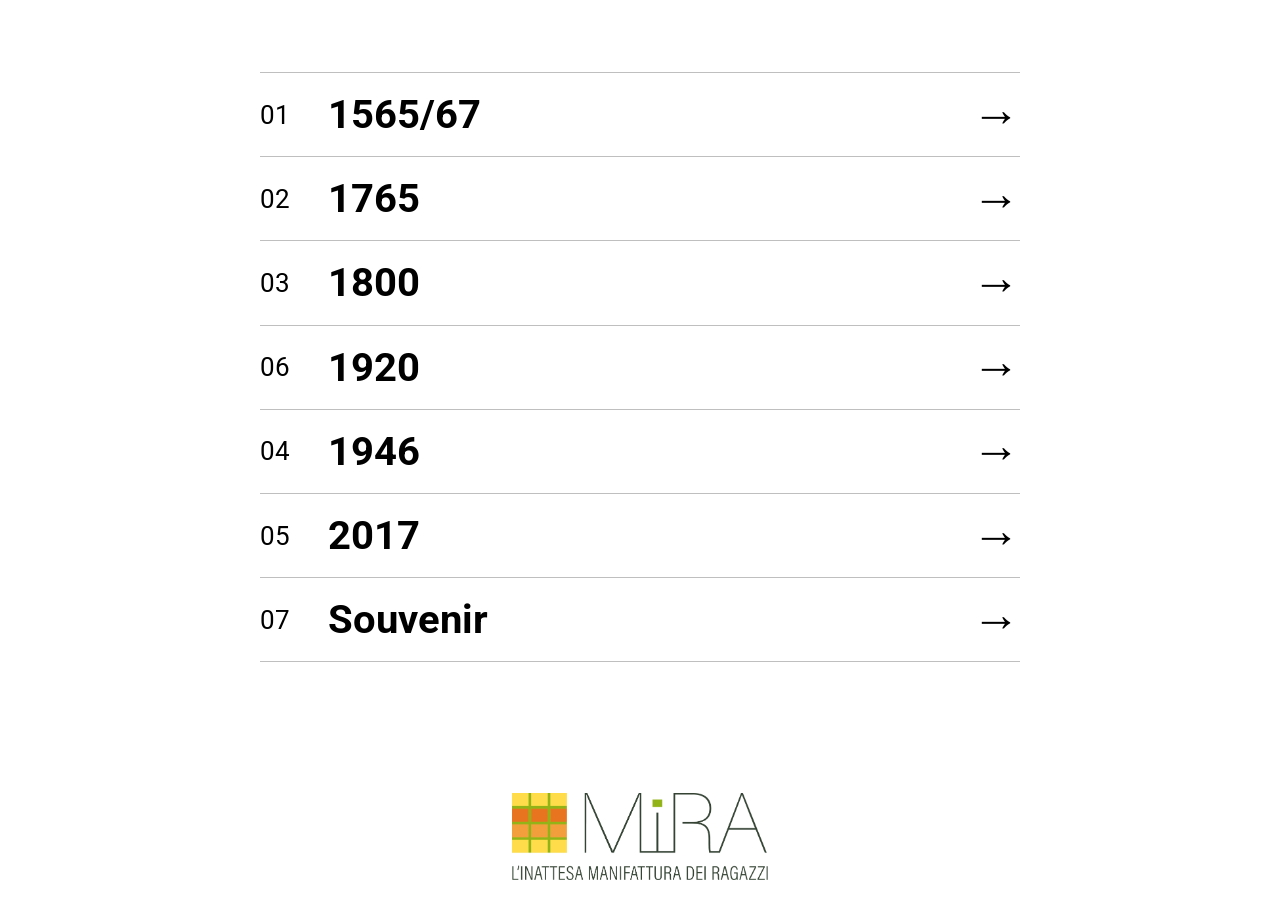
<file: index.html>
<!DOCTYPE html>
<html lang="it">

<head>
    <meta charset="UTF-8">
    <meta name="viewport" content="width=device-width, initial-scale=1.0">
    <title>Mira: cronologia</title>
    <link rel="preconnect" href="https://fonts.googleapis.com">
    <link rel="preconnect" href="https://fonts.gstatic.com" crossorigin>
    <link href="https://fonts.googleapis.com/css2?family=Manrope:wght@200..800&family=Montserrat:ital,wght@0,100..900;1,100..900&family=Roboto:ital,wght@0,100..900;1,100..900&display=swap"
        rel="stylesheet">
    <link rel="stylesheet" href="style.css">
    <style>
        body {
            font-family: Roboto;
            width: 100%;
            margin: 0;
            min-height: 100vh;
            display: flex;
            flex-direction: column;
            color: black;
        }

        .orange1 {
            background-color: #F29F3D;
        }

        .green {
            background-color: #92B418;
        }

        main {
            flex: 1;
        }

        #pattern {
            padding: 0;
            margin: 0;
            border: 0;
        }

        footer {
            background: white;
            flex-shrink: 0;
        }

        #logoFooter {
            padding: 0;
            margin: 0 auto;
            border: 0;
            display: block;
            padding: 20px;
        }

        .hero {
            width: auto;
            margin: 0 auto;
            padding: 10% 10%;
            text-align: center;
            color: white;
        }

        .black {
            color: black;
        }

        .hero h1 {
            font-size: 60px;
        }

        .hero p {
            font-size: 18px;
        }

        .image-container {
            width: 100%;
        }

        .image-container img {
            display: block;
            width: 100%;
            max-width: 800px;
            height: auto;
            margin: 0 auto;
        }

        .didas-section {
            height: 55px;
            padding: 0 20%;
        }

        .didas-section p {
            color: white;
            text-align: center;
            font-size: 11px;
            line-height: 12px;
            font-weight: 400;
        }

        .arrow {
            font-size: 1.2em;
            line-height: 1;
            font-weight: 400;
        }

        .timeline {
            width: min(90%, 760px);
            margin: 0 auto;
            padding: 8vh 0;
        }

        .timeline-link {
            display: grid;
            grid-template-columns: 3rem 1fr auto;
            align-items: center;
            gap: 1.25rem;
            padding: 1.1rem 0;
            color: black;
            text-decoration: none;
            border-bottom: 1px solid rgba(0, 0, 0, 0.25);
            font-size: clamp(1.4rem, 4vw, 2.5rem);
        }

        .timeline-link:first-child {
            border-top: 1px solid rgba(0, 0, 0, 0.25);
        }

        .timeline-link:hover,
        .timeline-link:focus-visible {
            color: #92B418;
        }

        .timeline-year {
            font-size: 0.65em;
            font-weight: 400;
        }

        @media (max-width: 480px) {
            .timeline {
                width: 84%;
                padding: 5vh 0;
            }

            .timeline-link {
                grid-template-columns: 2.2rem 1fr auto;
                gap: 0.75rem;
                font-size: 1.35rem;
            }
        }
    </style>
</head>

<body>
    <!-- Contenuto principale della pagina -->
    <main>
        

        <section class="timeline" aria-label="Sette tappe della cronologia">
            <a class="timeline-link" href="1565.html"><span class="timeline-year">01</span><span><strong>1565/67</strong></span><span class="arrow" aria-hidden="true">&rarr;</span></a>
            <a class="timeline-link" href="1765.html"><span class="timeline-year">02</span><span><strong>1765</strong></span><span class="arrow" aria-hidden="true">&rarr;</span></a>
            <a class="timeline-link" href="1800.html"><span class="timeline-year">03</span><span><strong>1800</strong></span><span class="arrow" aria-hidden="true">&rarr;</span></a>
            <a class="timeline-link" href="1920.html"><span class="timeline-year">06</span><span><strong>1920</strong></span><span class="arrow" aria-hidden="true">&rarr;</span></a>
            <a class="timeline-link" href="1946.html"><span class="timeline-year">04</span><span><strong>1946</strong></span><span class="arrow" aria-hidden="true">&rarr;</span></a>
            <a class="timeline-link" href="2017.html"><span class="timeline-year">05</span><span><strong>2017</strong></span><span class="arrow" aria-hidden="true">&rarr;</span></a>
            <a class="timeline-link" href="mira_animation.html"><span class="timeline-year">07</span><span><strong>Souvenir</strong></span><span class="arrow" aria-hidden="true">&rarr;</span></a>
        </section>

    </main>

    <!-- Piè di pagina con il logo del progetto -->
    <footer>

        <img id="logoFooter" width="20%" height="20%" src="img/LOGOMIRA.png">

    </footer>
</body>

</html>
</file>
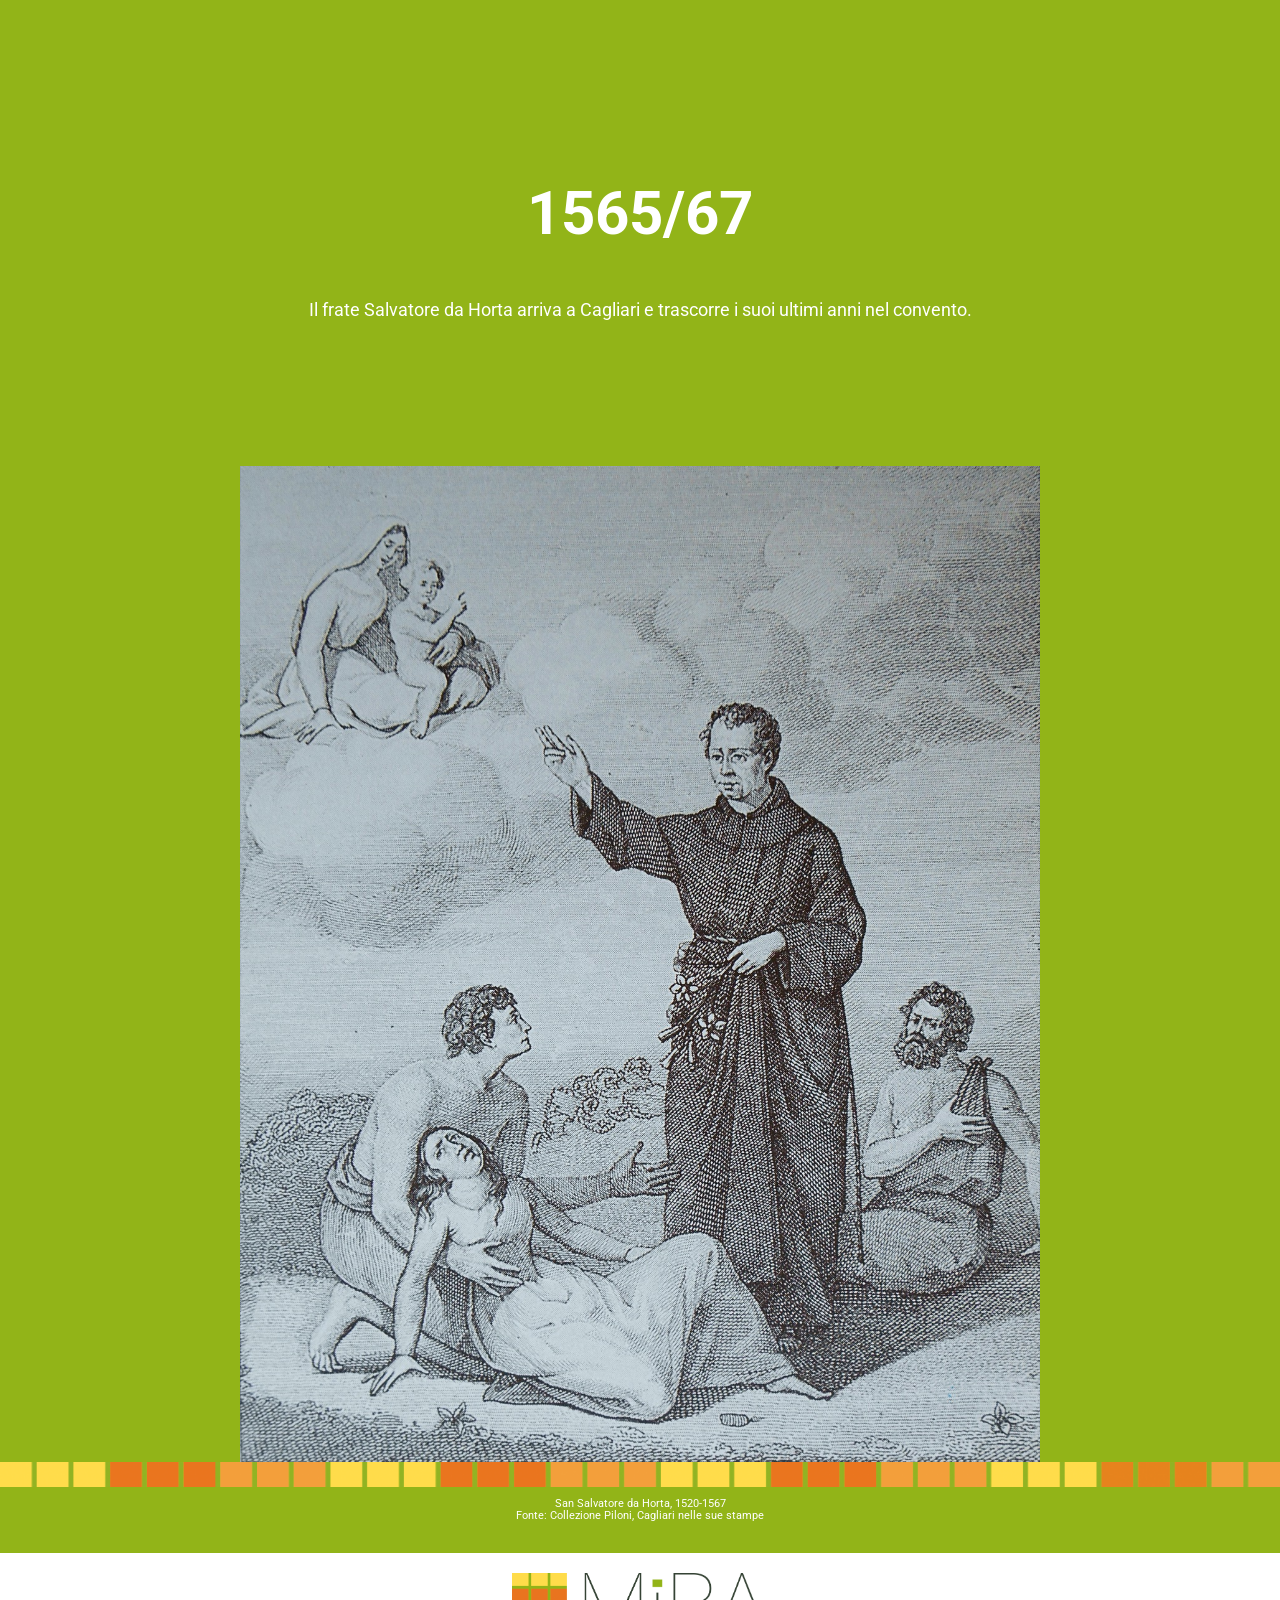
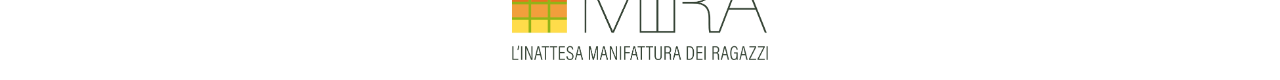
<file: 1565.html>
<!DOCTYPE html>
<html lang="it">

<head>
    <meta charset="UTF-8">
    <meta name="viewport" content="width=device-width, initial-scale=1.0">
    <title>Mira: 1565/67</title>
    <link rel="preconnect" href="https://fonts.googleapis.com">
    <link rel="preconnect" href="https://fonts.gstatic.com" crossorigin>
    <link href="https://fonts.googleapis.com/css2?family=Manrope:wght@200..800&family=Montserrat:ital,wght@0,100..900;1,100..900&family=Roboto:ital,wght@0,100..900;1,100..900&display=swap"
        rel="stylesheet">
    <link rel="stylesheet" href="style.css">
</head>

<bod class="green">
    <!-- Contenuto principale della pagina -->
    <main>
        <!-- Titolo e descrizione dell'evento storico -->
        <section class="hero">
            <h1>1565/67</h1>
            <p>
                Il frate Salvatore da Horta arriva a Cagliari
                e trascorre i suoi ultimi anni nel convento.
            </p>
        </section>

        <!-- Immagine principale dell'evento; l'altezza viene calcolata dal CSS -->
        <div class="image-container">
            <img src="img/1565_67.jpg" alt="Fotografia storica" loading="lazy" decoding="async">
        </div>

        <!-- Elemento decorativo con motivo grafico -->
        <img id="pattern" width="100%" height="100%" src="img/pattern.png">

        <!-- Didascalia e fonte dell'immagine -->
        <section class="didas-section">
            <p>
                San Salvatore da Horta, 1520-1567
                <br>
                Fonte: Collezione Piloni, Cagliari nelle sue stampe
            </p>
        </section>
    </main>

    <!-- Piè di pagina con il logo del progetto -->
    <footer>

        <img id="logoFooter" width="20%" height="20%" src="img/LOGOMIRA.png">

    </footer>
</body>

</html>
</file>
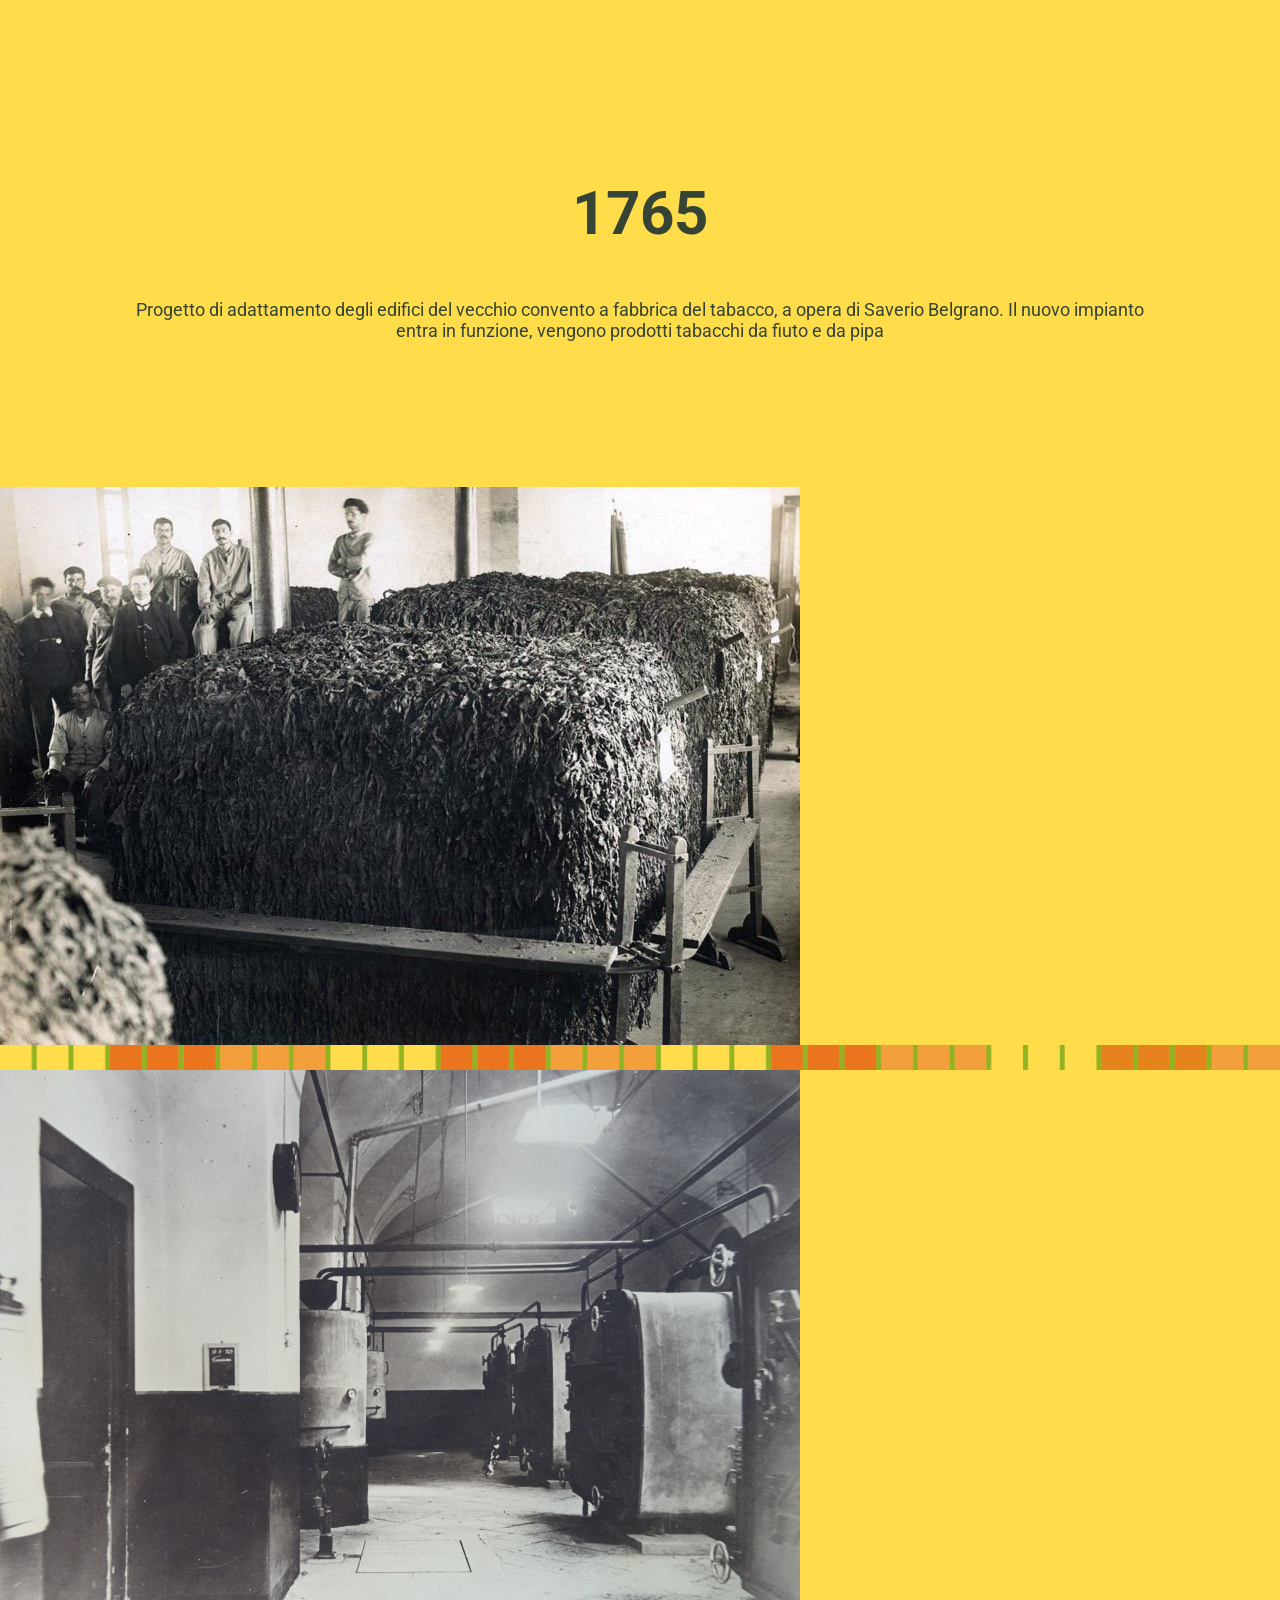
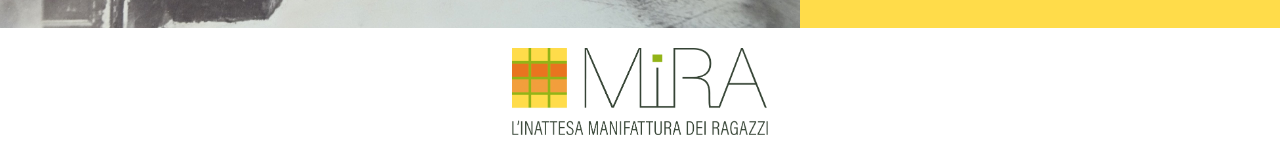
<file: 1765.html>
<!DOCTYPE html>
<html lang="it">

<head>
    <meta charset="UTF-8">
    <meta name="viewport" content="width=device-width, initial-scale=1.0">
    <title>Mira: 1765</title>
    <link rel="preconnect" href="https://fonts.googleapis.com">
    <link rel="preconnect" href="https://fonts.gstatic.com" crossorigin>
    <link
        href="https://fonts.googleapis.com/css2?family=Manrope:wght@200..800&family=Montserrat:ital,wght@0,100..900;1,100..900&family=Roboto:ital,wght@0,100..900;1,100..900&display=swap"
        rel="stylesheet">
    <link rel="stylesheet" href="style.css">
</head>
<body class="yellow">
    <!-- Contenuto principale della pagina -->
    <main>
        <!-- Titolo e descrizione dell'evento storico -->
        <section class="hero black"
        >
            <h1>1765</h1>
            <p>
                Progetto di adattamento degli 
             edifici del vecchio convento a 
             fabbrica del tabacco, a
             opera di Saverio Belgrano. Il nuovo 
             impianto entra in funzione, vengono 
             prodotti tabacchi da fiuto e da pipa
            </p>
        </section>
        <div class="image-container equal-height-1765">
            <img src="img/1765-1.jpg" alt="Fotografia storica" loading="lazy" decoding="async">
        </div>

        <!-- Elemento decorativo con motivo grafico -->
        <img id="pattern" width="100%" height="100%" src="img/pattern.png">


        <div class="image-container equal-height-1765">
            <img src="img/1765-2.jpg" alt="Fotografia storica" loading="lazy" decoding="async">
        </div>

    </main>

 <!-- Piè di pagina con il logo del progetto -->
    <footer>

        <img id="logoFooter" width="20%" height="20%" src="img/LOGOMIRA.png">

    </footer>
</body>

</html>
</file>
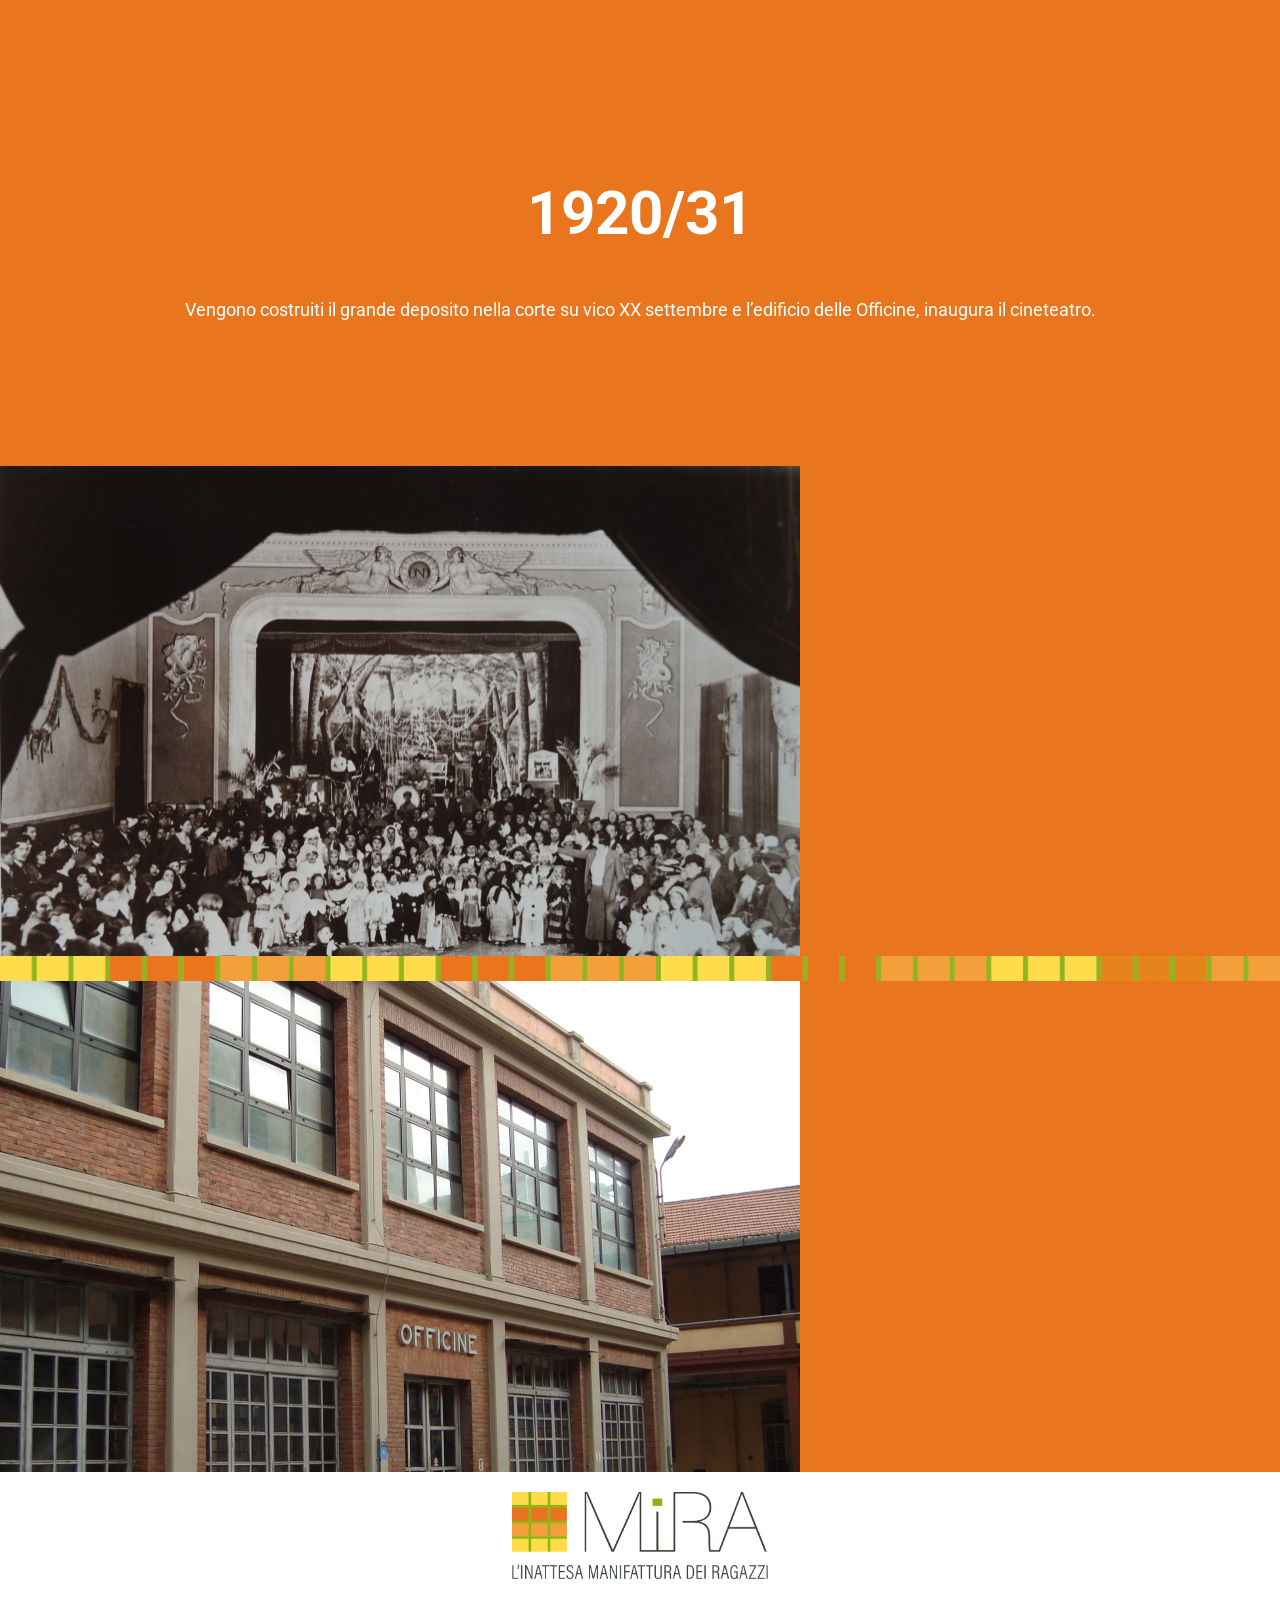
<file: 1920.html>
<!DOCTYPE html>
<html lang="it">

<head>
    <meta charset="UTF-8">
    <meta name="viewport" content="width=device-width, initial-scale=1.0">
    <title>Mira: 1920</title>
    <link rel="preconnect" href="https://fonts.googleapis.com">
    <link rel="preconnect" href="https://fonts.gstatic.com" crossorigin>
    <link
        href="https://fonts.googleapis.com/css2?family=Manrope:wght@200..800&family=Montserrat:ital,wght@0,100..900;1,100..900&family=Roboto:ital,wght@0,100..900;1,100..900&display=swap"
        rel="stylesheet">
    <link rel="stylesheet" href="style.css">
</head>

<body class="orange1">
    <!-- Contenuto principale della pagina -->
    <main>
        <!-- Titolo e descrizione dell'evento storico -->
        <section class="hero">
            <h1>1920/31 </h1>
            <p>
                Vengono costruiti il grande deposito nella corte su vico XX settembre e l’edificio delle
                Officine, inaugura il cineteatro.
            </p>
        </section>

        <!-- Immagine principale dell'evento; l'altezza viene calcolata dal CSS -->
        <div class="image-container equal-height-1920">
            <img src="img/1920-31-1.jpg" alt="Fotografia storica" loading="lazy" decoding="async">
        </div>

        <!-- Elemento decorativo con motivo grafico -->
        <img id="pattern" width="100%" height="100%" src="img/pattern.png">

        <div class="image-container equal-height-1920">
            <img src="img/1920-31-2.jpg" alt="Fotografia storica" loading="lazy" decoding="async">
        </div>


    </main>

    <!-- Piè di pagina con il logo del progetto -->
    <footer>

        <img id="logoFooter" width="20%" height="20%" src="img/LOGOMIRA.png">

    </footer>
</body>

</html>
</file>
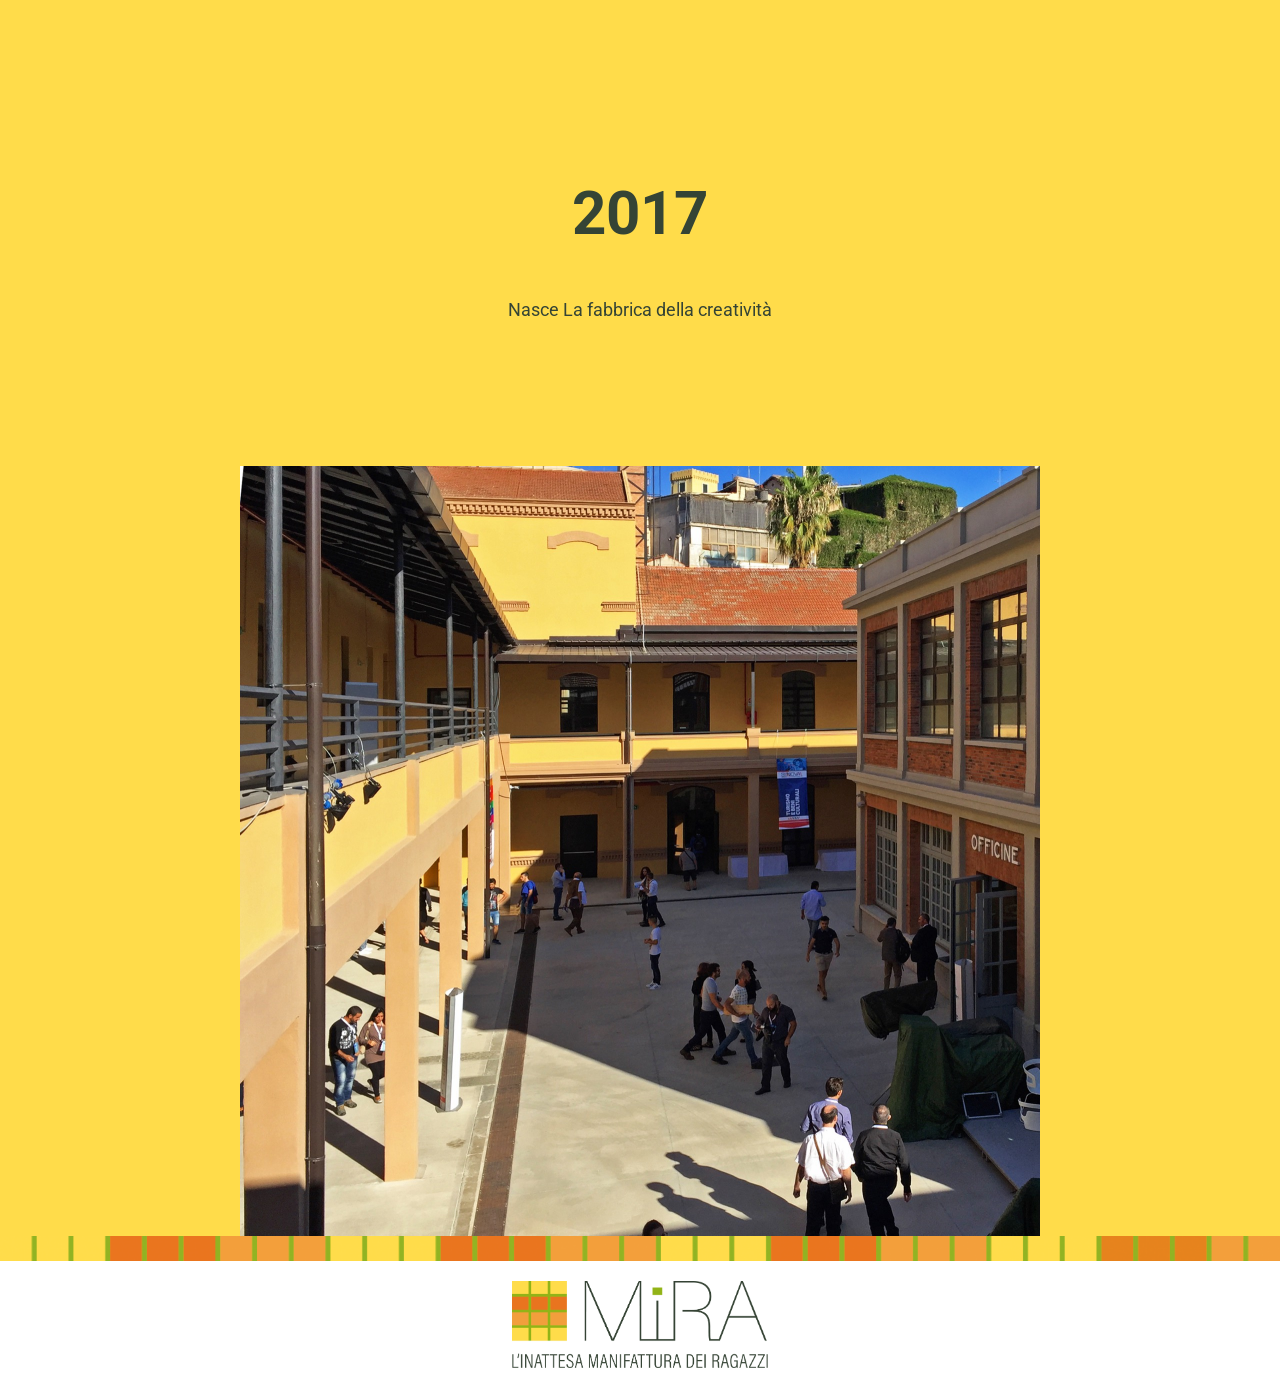
<file: 2017.html>
<!DOCTYPE html>
<html lang="it">

<head>
    <meta charset="UTF-8">
    <meta name="viewport" content="width=device-width, initial-scale=1.0">
    <title>Mira: 2017</title>
    <link rel="preconnect" href="https://fonts.googleapis.com">
    <link rel="preconnect" href="https://fonts.gstatic.com" crossorigin>
    <link
        href="https://fonts.googleapis.com/css2?family=Manrope:wght@200..800&family=Montserrat:ital,wght@0,100..900;1,100..900&family=Roboto:ital,wght@0,100..900;1,100..900&display=swap"
        rel="stylesheet">
    <link rel="stylesheet" href="style.css">
</head>

<body class="yellow">
    <!-- Contenuto principale della pagina -->
    <main>
        <!-- Titolo e descrizione dell'evento storico -->
        <section class="hero black">
            <h1>2017</h1>
            <p>
                Nasce La fabbrica della creatività
            </p>
        </section>

        <div class="image-container">
            <img src="img/2017.jpg" alt="Fotografia storica" loading="lazy" decoding="async">
        </div>
        
        <img id="pattern" width="100%" height="100%" src="img/pattern.png">

    </main>

    <!-- Piè di pagina con il logo del progetto -->
    <footer>

        <img id="logoFooter" width="20%" height="20%" src="img/LOGOMIRA.png">

    </footer>
</body>

</html>
</file>
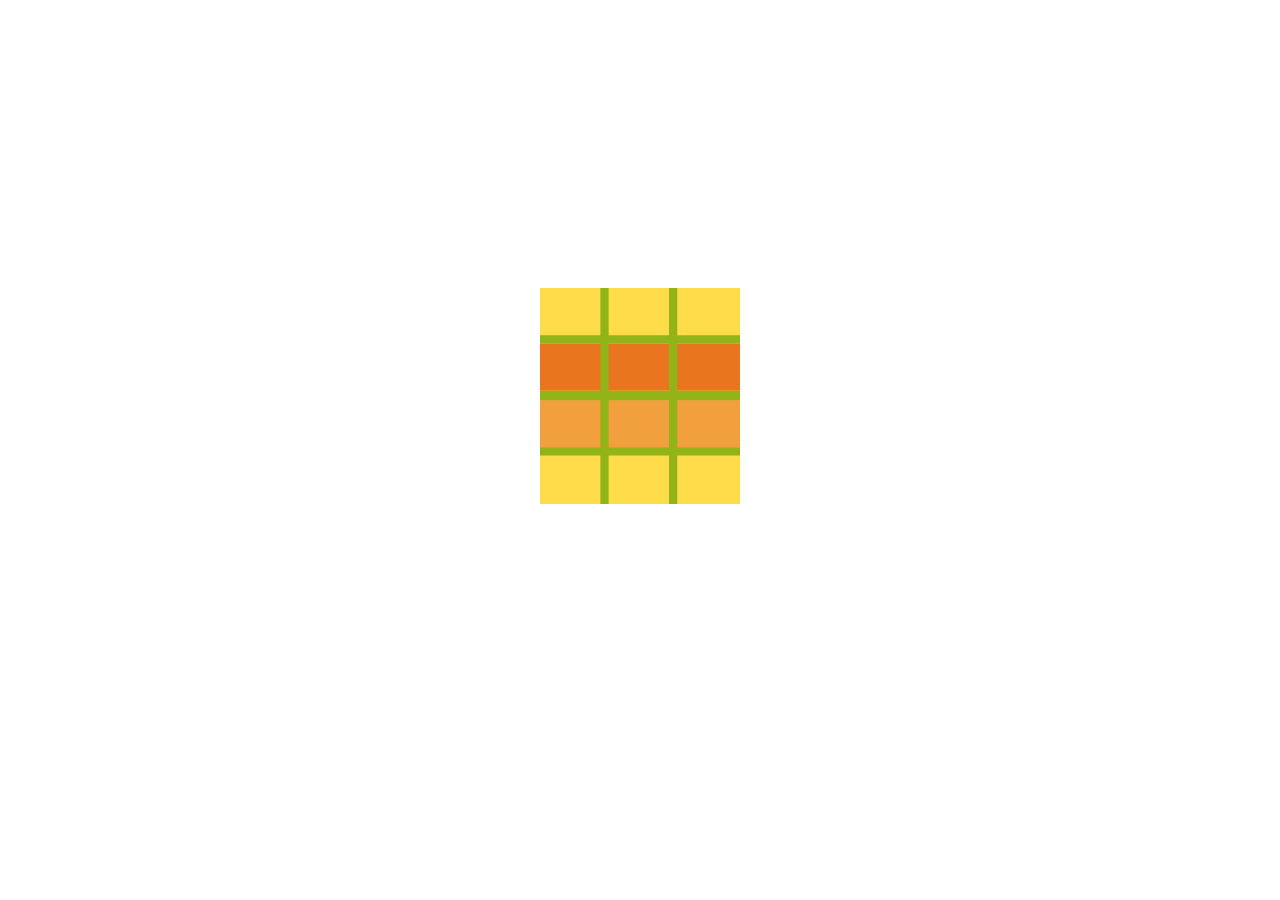
<file: mira_animation.html>
<!doctype html>
<html lang="it">
<head>
<meta charset="utf-8">
<meta name="viewport" content="width=device-width,initial-scale=1">
<title>MIRA</title>
<link rel="stylesheet" href="style_animazione.css">
</head>

<body>
<main class="intro" aria-label="MIRA — l'inattesa manifattura dei ragazzi">
  <div class="logo" id="logo">
  </div>
  <img class="final-logo" src="imgs/MIRA_logo_scritta.png" alt="MIRA — l'inattesa manifattura dei ragazzi">
</main>

<script>
  const logo = document.getElementById("logo");
  logo.style.setProperty("background-image", "url('imgs/MIRA_rettangolo.svg')");

  // Il logo ha 12 posizioni fisse: 4 righe x 3 colonne.
  const tileCount = 12;
  const randomBetween = (min, max) =>
    Math.floor(Math.random() * (max - min + 1)) + min;

  const imageSources = Array.from({length: 16}, (_, index) =>
    `imgs/ritratto_crop_${String(index + 1).padStart(3, "0")}.jpg`
  );

  const shuffledImages = [...imageSources].sort(() => Math.random() - 0.5);
  const tiles = [];

  for(let i=0; i<tileCount; i++){
      const tile = document.createElement("div");
      tile.className = "tile";
      const image = document.createElement("img");
      image.className = "tile-image";
      image.alt = "";
      tile.appendChild(image);
      logo.appendChild(tile);
      tiles.push(tile);
  }

  let photoIndex = 0;
  let previousTileIndices = new Set();
  const batchSize = 4;
  const entryDelay = 280;
  const entryDuration = 900;
  const timeTogether = 1000;

  function showNextBatch(){
    const availableTileIndices = tiles
      .map((_, index) => index)
      .filter(index => !previousTileIndices.has(index));
    const selectedTileIndices = availableTileIndices
      .sort(() => Math.random() - 0.5)
      .slice(0, Math.min(batchSize, shuffledImages.length - photoIndex));

    previousTileIndices = new Set(selectedTileIndices);

    selectedTileIndices.forEach((tileIndex, batchIndex) => {
      const tile = tiles[tileIndex];
      const image = tile.querySelector(".tile-image");
      const x = randomBetween(-220, 220);
      const y = randomBetween(-180, 180);
      const rotation = randomBetween(-20, 20);

      image.src = shuffledImages[photoIndex];
      tile.style.setProperty("--x", `${x}px`);
      tile.style.setProperty("--y", `${y}px`);
      tile.style.setProperty("--r", `${rotation}deg`);

      setTimeout(() => {
        tile.className = "tile is-entering";
      }, batchIndex * entryDelay);

      photoIndex++;
    });

    const batchEntryTime = Math.max(0, selectedTileIndices.length - 1) * entryDelay + entryDuration;

    setTimeout(() => {
      selectedTileIndices.forEach(tileIndex => {
        const tile = tiles[tileIndex];
        tile.classList.remove("is-entering");
        tile.classList.add("is-exiting");
      });

      setTimeout(() => {
        selectedTileIndices.forEach(tileIndex => {
          tiles[tileIndex].className = "tile";
        });

        if(photoIndex < shuffledImages.length){
          showNextBatch();
        } else {
          document.querySelector(".intro").classList.add("is-finished");
          setTimeout(() => {
            window.location.href = "souvenir.html";
          }, 3000);
        }
      }, 450);
    }, batchEntryTime + timeTogether);
  }

  // Lascia prima visibile solo il logo, poi avvia la sequenza delle foto.
  setTimeout(showNextBatch, 1600);
</script>
</body>
</html>
</file>
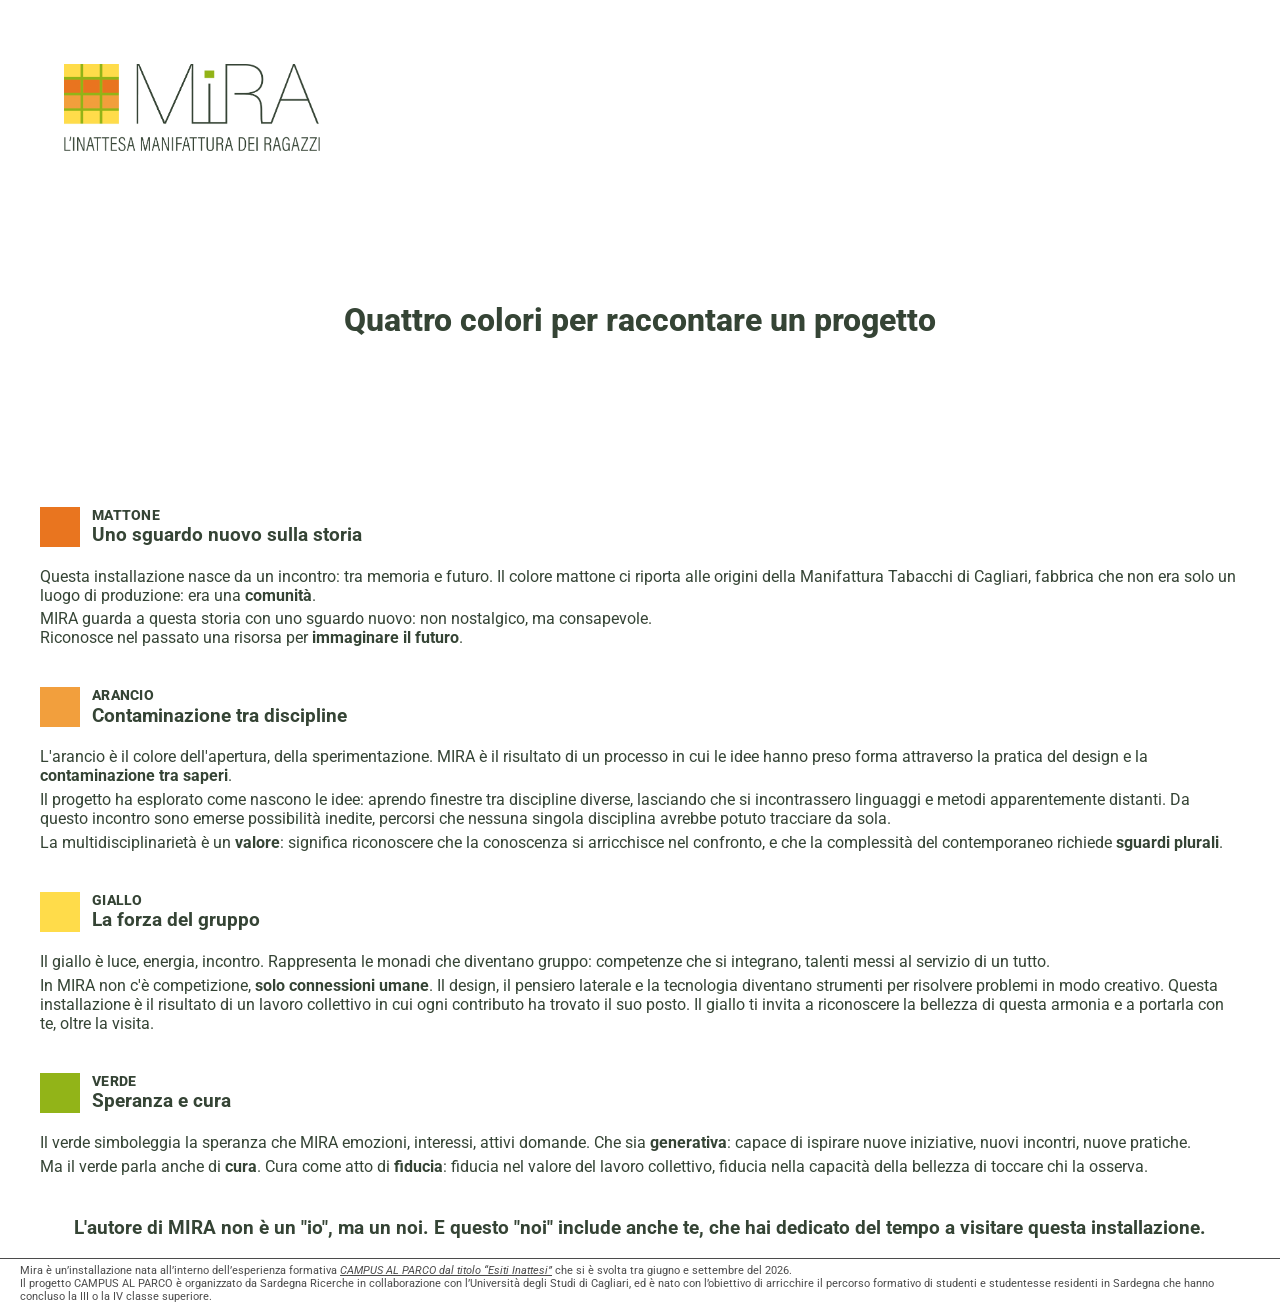
<file: souvenir.html>
<!doctype html>
<html lang="it">

<head>
    <meta charset="utf-8">
    <meta name="viewport" content="width=device-width,initial-scale=1">
    <title>MIRA</title>
    <link rel="preconnect" href="https://fonts.googleapis.com">
    <link rel="preconnect" href="https://fonts.gstatic.com" crossorigin>
    <link
        href="https://fonts.googleapis.com/css2?family=Manrope:wght@200..800&family=Montserrat:ital,wght@0,100..900;1,100..900&family=Roboto:ital,wght@0,100..900;1,100..900&display=swap"
        rel="stylesheet">
    <link rel="stylesheet" href="style_animazione.css">
</head>

<body>
    <main>
        <img id="souvenir-logo" width="50%" height="30%" src="img/LOGOMIRA.png" alt="Logo MIRA">
        <h1> Quattro colori per raccontare un progetto</h1>
    

    <div class="colore" id="mattone">
        <h3><span class="titolo-colore"><span class="nome-colore">MATTONE</span><span>Uno sguardo nuovo sulla storia</span></span></h3>
        <p>
            Questa installazione nasce da un incontro: tra memoria e futuro.
            Il colore mattone ci riporta alle origini della Manifattura Tabacchi di Cagliari, fabbrica che non era solo
            un luogo di produzione: era una <b>comunità</b>.
            <br>
        </p>
        <p>
            MIRA guarda a questa storia con uno sguardo nuovo: non nostalgico, ma consapevole.
            <br>
            Riconosce nel passato una risorsa per <b>immaginare il futuro</b>.
        </p>

    </div>

    <div class="colore" id="arancio">
        <h3><span class="titolo-colore"><span class="nome-colore">ARANCIO</span><span>Contaminazione tra discipline</span></span></h3>
        <p>
            L'arancio è il colore dell'apertura, della sperimentazione. MIRA è il risultato di un processo in cui le
            idee hanno preso forma attraverso la pratica del design e la <b>contaminazione tra saperi</b>.
        </p>
        <p>
            Il progetto ha esplorato come nascono le idee: aprendo finestre tra discipline diverse, lasciando che si
            incontrassero linguaggi e metodi apparentemente distanti. Da questo incontro sono emerse possibilità
            inedite, percorsi che nessuna singola disciplina avrebbe potuto tracciare da sola.
        </p>
        <p>
            La multidisciplinarietà è un <b>valore</b>: significa riconoscere che la conoscenza si arricchisce nel
            confronto, e che la complessità del contemporaneo richiede <b>sguardi plurali</b>.
        </p>

    </div>

    <div class="colore" id="giallo">
        <h3><span class="titolo-colore"><span class="nome-colore">GIALLO</span><span>La forza del gruppo</span></span></h3>
        <p>
            Il giallo è luce, energia, incontro. Rappresenta le monadi che diventano gruppo: competenze che si integrano, talenti messi al servizio di un tutto.
        </p>
        <p>
            In MIRA non c'è competizione, <b>solo connessioni umane</b>. Il design, il pensiero laterale e la tecnologia diventano strumenti per risolvere problemi in modo creativo. 
            Questa installazione è il risultato di un lavoro collettivo in cui ogni contributo ha trovato il suo posto.
            Il giallo ti invita a riconoscere la bellezza di questa armonia e a portarla con te, oltre la visita.
        </p>
    </div>

    <div class="colore" id="verde">
        <h3><span class="titolo-colore"><span class="nome-colore">VERDE</span><span>Speranza e cura</span></span></h3>
        <p>Il verde simboleggia la speranza che MIRA emozioni, interessi, attivi domande. Che sia <b>generativa</b>: capace di ispirare nuove iniziative, nuovi incontri, nuove pratiche.</p>
        <p>
            Ma il verde parla anche di <b>cura</b>. Cura come atto di <b>fiducia</b>: fiducia nel valore del lavoro collettivo, fiducia nella capacità della bellezza di toccare chi la osserva.
        </p>
    </div>

    <div id="fraseConclusiva">
        <p> L'autore di MIRA non è un "io", ma un noi. E questo "noi" include anche te, che hai dedicato del tempo a visitare questa installazione.</p>
    </div>

   </main>
    <footer>
        <p>
            Mira è un’installazione nata all’interno dell’esperienza formativa <a href="https://puntocartesiano.it/progetti/ri-creazione/campus/campus-attuali-e-futuri/esiti-inattesi/">CAMPUS AL PARCO dal titolo “Esiti Inattesi”</a> che si è svolta tra giugno e settembre del 2026.
        <br>
            Il progetto CAMPUS AL PARCO è organizzato da Sardegna Ricerche in collaborazione con l’Università degli Studi di Cagliari, ed è nato con l’obiettivo di arricchire il percorso formativo di studenti e studentesse residenti in Sardegna che hanno concluso la III o la IV classe superiore.
        </p>
    </footer>

</body>

</html>
</file>
<file: style.css>
body {
    /* Impostazioni generali e layout verticale della pagina */
    font-family: Roboto ;
    width: 100%;
    margin: 0;
    min-height: 100vh;
    display: flex;
    flex-direction: column;
    color:solid #354435;
}

.orange{
    background-color:#F29F3D;
}

.orange1{
    background-color:#E9751F;
}

.yellow{
    background-color: #FFDC4A;
}

.green{
    background-color:#92B418;
}


main {
    /* Sfondo della sezione principale */
    flex: 1;
}

#pattern{
    /* Rimuove gli spazi predefiniti del motivo decorativo */
    display: block;
    padding: 0px;
    margin: 0px;
    border: 0px;
    height:auto;
    width:100%;
}

footer{
    /* Sfondo del piè di pagina */
    background:white;
    flex-shrink: 0;
}

#logoFooter{
    /* Centra il logo e aggiunge spazio interno */
    padding: 0px;
    margin: 0px;
    border: 0px;
    display: block;
    margin-left: auto;
    margin-right: auto;
    padding: 20px;
}
/* =========================
    TITOLO E DESCRIZIONE
    ========================= */

.hero {
    width: auto;
    margin: 0 auto;
    padding: 10% 10%;
    text-align: center;
    color: white;
}

.black {
    color:#354435
}


.hero h1 {
    /* Dimensione del titolo dell'evento */
    font-size: 60px;
}

.hero p{
    /* Dimensione della descrizione */
    font-size: 18px;
}

/* Contenitore dell'immagine principale */
.image-container {
    width: 100%;
}

.image-container img {
    /* La larghezza è fluida e l'altezza conserva l'aspect ratio */
    display: block;
    width: 100%;
    max-width: 800px;
    height: auto;
    /* Centra l'immagine all'interno del contenitore */
    margin: 0 auto;

}

.image-container[class*="equal-height-"] {
    max-width: 800px;
    overflow: hidden;
}

.image-container[class*="equal-height-"] img {
    height: 100%;
    object-fit: cover;
}

.equal-height-1765 {
    aspect-ratio: 800 / 558;
}

.equal-height-1800 {
    aspect-ratio: 12402 / 7668;
}

.equal-height-1920 {
    aspect-ratio: 4883 / 2995;
}

.equal-height-1946 {
    aspect-ratio: 12402 / 7702;
}

/* Area dedicata alla didascalia */
.didas-section {
    height: 55px;
    padding: 0 20%;
}

.didas-section p {
    /* Stile del testo della didascalia */
    color: white;
    text-align: center;
    font-size: 11px;
    line-height: 12px;
    font-weight: 400;
}
</file>
<file: style_animazione.css>
:root{
   --mattone: #E9751F;
   --arancio: #F29F3D;
   --giallo: #FFDC4A;
   --verde: #92B418;
    --gap:7px;
  }

  * {
    box-sizing:border-box
  }
  
  html, body{
    height:100%;
    margin:0; 
    font-family:Roboto, sans-serif; 
    font-weight:400; 
    font-size:16px;
    color:#354435; 
    background-color:#fff
  }

  #souvenir-logo{
    display:block;
    margin-top: 5%;
    margin-left:5%;
    width:20%;
    height:20%;
    display:block;
    height:auto;
  }

  

  #fraseConclusiva{
    text-align:center;
    padding:0 20px;
    font-weight:bold;
    font-size:1.2rem;
    line-height:1.2;
    
  }

  h1{
    font-family: Roboto;
    font-weight: 800;
    text-align:center;
    padding: 10% 20%;
    
  }

  footer{
    /* Sfondo del piè di pagina */
    opacity:0.7;
    flex-shrink: 0;
    border-top: 1px solid black;
    padding: 5px 20px;
}

footer p{
    margin:0;
    color: black;
    font-size:0.7rem;
    text-align:left;
}

footer a{
    color: black;
    font-style: italic;
    font-size:0.7rem;
}


  .colore{
    justify-content:center;
    text-align:left;
    padding:0 20px;
    border-radius:8px;
    margin:40px 20px;

  }

  .colore > p{
    margin:.3rem 0;
  }

  .colore > h3{
    margin:0 0 1.25rem;
  }

  .titolo-colore{
    display:grid;
    grid-template-columns:2.5rem 1fr;
    column-gap:.75rem;
    align-items:center;
    line-height:1.1;
  }

  .titolo-colore::before{
    content:"";
    grid-row:1 / span 2;
    width:2.5rem;
    height:2.5rem;
    background-color:var(--colore-paragrafo);
  }

  .nome-colore{
    font-size:.85rem;
    font-weight:800;
    letter-spacing:.02em;
  }

  #mattone{--colore-paragrafo:var(--mattone)}
  #arancio{--colore-paragrafo:var(--arancio)}
  #giallo{--colore-paragrafo:var(--giallo)}
  #verde{--colore-paragrafo:var(--verde)}


  .intro{
    width:100%;
    min-height:100vh;
    display:flex;
    flex-direction:column;
    align-items:center;
    justify-content:center;
    gap:28px;
  }

  .final-logo{
    width:auto;
    max-width:min(75vw, 280px);
    height:auto;
    max-height:80px;
    opacity:0;
    transform:translateY(18px);
    visibility:hidden;
  }

  .intro.is-finished .final-logo{
    visibility:visible;
    animation:showFinalLogo .9s ease forwards;
  }

  .logo{
    margin:0 auto;
    display:grid;
    grid-template-columns:repeat(3, 1fr);
    grid-template-rows:repeat(4, 1fr);
    gap:var(--gap);
    width:min(52vw, 200px);
    min-height:0;
    aspect-ratio:169/183;
    background:var(--green);
    background-position:center;
    background-size:cover;
    background-repeat:no-repeat;
    overflow:visible;
  }

  .tile{
    width:100%;
    height:100%;
    min-width:0;
    min-height:0;
    opacity:0;
    position:relative;
    overflow:hidden;
    transform:
      translate3d(var(--x),var(--y),0)
      rotate(var(--r))
      scale(.45);
  }

  .tile-image{
    display:block;
    width:100%;
    height:100%;
    object-fit:cover;
    transform:scale(1);
  }

  .tile.is-entering{
    animation:assemble .9s cubic-bezier(.18,.86,.22,1) forwards;
  }

  .tile.is-exiting{
    animation:disappear .45s ease-in forwards;
  }

  .tile.is-exiting .tile-image{
    animation:image-disappear .45s ease-in forwards;
  }

  @keyframes assemble{
    0%{
      opacity:0;
      transform:
        translate3d(var(--x),var(--y),0)
        rotate(var(--r))
        scale(.45);
    }
    65%{
      opacity:1;
      transform:
        translate3d(0,0,0)
        rotate(0)
        scale(1.04);
    }
    100%{
      opacity:1;
      transform:
        translate3d(0,0,0)
        rotate(0)
        scale(1);
    }
  }

  @keyframes disappear{
    from{
      opacity:1;
      transform:translate3d(0,0,0) rotate(0) scale(1);
    }
    to{
      opacity:0;
      transform:translate3d(0,0,0) rotate(0) scale(.2);
    }
  }

  @keyframes image-disappear{
    from{
      opacity:1;
      transform:scale(1);
    }
    to{
      opacity:0;
      transform:scale(.35);
    }
  }

  @keyframes showFinalLogo{
    to{
      opacity:1;
      transform:translateY(0);
    }
  }

  @media (prefers-reduced-motion:reduce){
    .tile,.tile-image{
      animation:none;
      opacity:1;
      transform:none;
    }
  }
</file>
